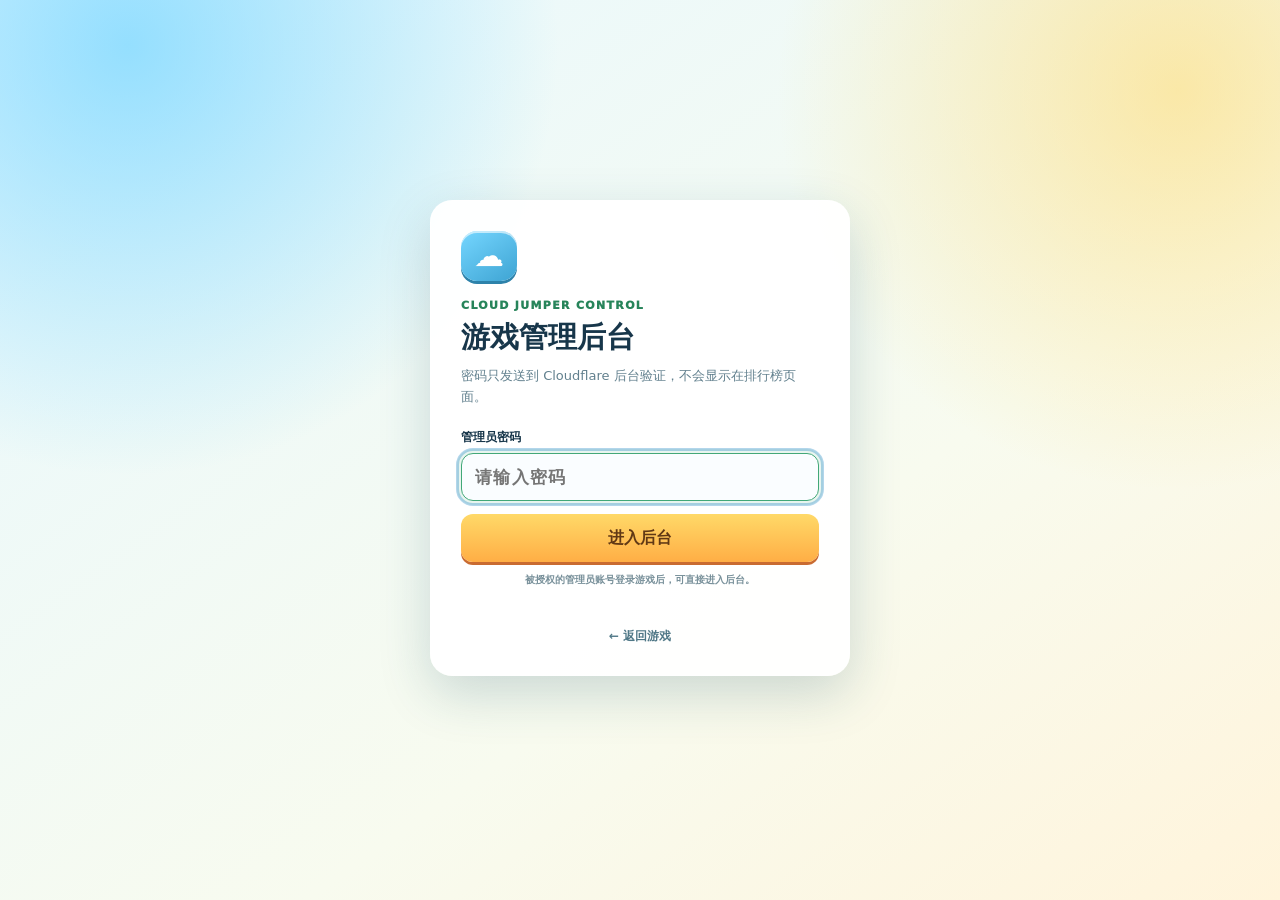
<file: admin/index.html>
<!doctype html>
<html lang="zh-CN">
  <head>
    <meta charset="utf-8" />
    <meta name="viewport" content="width=device-width,initial-scale=1,viewport-fit=cover" />
    <meta name="theme-color" content="#17364a" />
    <meta name="robots" content="noindex,nofollow" />
    <title>云朵小勇士｜管理后台</title>
    <link rel="icon" href="../favicon.svg" type="image/svg+xml" />
    <link rel="stylesheet" href="../admin.css?v=57" />
    <script src="../admin.js?v=57" defer></script>
  </head>
  <body>
    <main class="admin-shell">
      <section class="login-screen" id="loginScreen">
        <form class="login-card" id="loginForm">
          <div class="brand-icon" aria-hidden="true">☁</div>
          <p class="eyebrow">Cloud Jumper Control</p>
          <h1>游戏管理后台</h1>
          <p>密码只发送到 Cloudflare 后台验证，不会显示在排行榜页面。</p>
          <label for="passwordInput">管理员密码</label>
          <input id="passwordInput" type="password" inputmode="numeric" autocomplete="current-password" placeholder="请输入密码" required />
          <button type="submit" id="loginButton">进入后台</button>
          <button class="account-admin-login is-hidden" type="button" id="accountAdminLoginButton">使用当前游戏账号进入</button>
          <small id="accountAdminHint">被授权的管理员账号登录游戏后，可直接进入后台。</small>
          <small id="loginError" role="alert"></small>
          <a href="../">← 返回游戏</a>
        </form>
      </section>

      <section class="dashboard is-hidden" id="dashboard">
        <header class="topbar">
          <div>
            <p class="eyebrow">Cloud Jumper Control</p>
            <h1>游戏管理后台</h1>
            <p id="seasonText">正在读取赛季…</p>
          </div>
          <div class="top-actions">
            <span class="admin-identity-badge" id="adminIdentityBadge">最高管理员</span>
            <a href="../">打开游戏</a>
            <button type="button" id="logoutButton">退出后台</button>
          </div>
        </header>

        <section class="stats-grid" aria-label="玩家统计">
          <article><span>登记玩家</span><strong id="statTotal">0</strong></article>
          <article><span>已挑战</span><strong id="statChallenged">0</strong></article>
          <article><span>有通关记录</span><strong id="statPassed">0</strong></article>
          <article><span>待执行重置</span><strong id="statResets">0</strong></article>
          <article><span>已发金币礼物</span><strong id="statGifts">0</strong></article>
          <article><span>当前在线</span><strong id="statOnline">0</strong></article>
          <article><span>人物总数</span><strong id="statCharacters">14</strong></article>
          <article><span>兑换码数量</span><strong id="statRedeemCodes">0</strong></article>
          <article><span>网站状态</span><strong id="statSiteLock">开放</strong></article>
        </section>

        <nav class="admin-section-tabs" aria-label="后台功能" role="tablist">
          <button class="is-active" id="adminTabPlayers" type="button" data-admin-tab="players" role="tab" aria-selected="true" aria-controls="adminPanelPlayers">玩家管理</button>
          <button id="adminTabCharacters" type="button" data-admin-tab="characters" role="tab" aria-selected="false" aria-controls="adminPanelCharacters" tabindex="-1">人物管理</button>
          <button id="adminTabRedeemCodes" type="button" data-admin-tab="redeem-codes" role="tab" aria-selected="false" aria-controls="adminPanelRedeemCodes" tabindex="-1">兑换码管理</button>
          <button id="adminTabSiteControl" type="button" data-admin-tab="site-control" role="tab" aria-selected="false" aria-controls="adminPanelSiteControl" tabindex="-1">运营控制</button>
          <button id="adminTabRevive" type="button" data-admin-tab="revive" role="tab" aria-selected="false" aria-controls="adminPanelRevive" tabindex="-1">复活卡</button>
          <button id="adminTabRoles" type="button" data-admin-tab="roles" role="tab" aria-selected="false" aria-controls="adminPanelRoles" tabindex="-1">管理员</button>
          <button id="adminTabAi" type="button" data-admin-tab="ai" role="tab" aria-selected="false" aria-controls="adminPanelAi" tabindex="-1">AI 助手</button>
        </nav>

        <section class="manager-card" id="adminPanelPlayers" data-admin-panel="players" role="tabpanel" aria-labelledby="adminTabPlayers">
          <div class="manager-heading">
            <div>
              <h2>全部玩家</h2>
              <p>“删除并重置”会让该玩家下次连接时清除金币、人物和关卡进度。</p>
            </div>
            <div class="toolbar-actions">
              <button type="button" id="refreshButton">刷新</button>
              <button class="primary-admin-button" type="button" id="repairLeaderboardButton">修复玩家列表</button>
              <button type="button" id="exportButton">导出 CSV</button>
              <button class="danger-outline" type="button" id="clearButton">清空排行榜</button>
            </div>
          </div>

          <label class="search-box" for="searchInput">
            <span aria-hidden="true">⌕</span>
            <input id="searchInput" type="search" autocomplete="off" placeholder="搜索玩家名字或编号" />
            <b id="visibleCount">0 人</b>
          </label>

          <div class="status-line" id="adminStatus" role="status">准备就绪</div>

          <div class="table-wrap">
            <table>
              <thead>
                <tr>
                  <th>排名</th>
                  <th>玩家</th>
                  <th>成绩</th>
                  <th>上线状态</th>
                  <th>更新时间</th>
                  <th>管理操作</th>
                </tr>
              </thead>
              <tbody id="playerRows"></tbody>
            </table>
            <div class="empty-state is-hidden" id="emptyState">没有找到玩家</div>
          </div>
        </section>

        <section class="manager-card is-hidden" id="adminPanelCharacters" data-admin-panel="characters" role="tabpanel" aria-labelledby="adminTabCharacters" hidden>
          <div class="manager-heading">
            <div>
              <h2>人物管理</h2>
              <p>可修改所有人物属性；内置人物可下架或恢复默认，自建人物可永久删除。</p>
            </div>
            <div class="toolbar-actions">
              <button type="button" id="refreshCharactersButton">刷新人物</button>
              <button class="primary-admin-button" type="button" id="addCharacterButton">＋ 添加人物</button>
            </div>
          </div>

          <div class="status-line character-status" id="characterStatus" role="status">人物设置保存在 Cloudflare KV</div>

          <form class="character-editor is-hidden" id="characterForm">
            <div class="character-editor-heading">
              <div><small id="characterEditorKicker">新增人物</small><h3 id="characterEditorTitle">创建新人物</h3></div>
              <button type="button" id="cancelCharacterButton" aria-label="关闭人物编辑">×</button>
            </div>
            <input id="characterIdInput" type="hidden" />
            <input id="characterBuiltInInput" type="hidden" value="false" />

            <div class="character-form-grid">
              <label><span>人物名称</span><input id="characterNameInput" type="text" maxlength="16" required placeholder="例如：新人物" /></label>
              <label><span>人物标志</span><input id="characterBadgeInput" type="text" maxlength="4" required placeholder="一个字或图标" /></label>
              <label><span>主颜色</span><input id="characterColorInput" type="color" value="#58c88b" /></label>
              <label><span>正常售价</span><input id="characterCostInput" type="number" min="0" max="999999" step="1" value="499" required /></label>
              <label class="is-wide"><span>人物介绍</span><textarea id="characterTraitInput" maxlength="140" required placeholder="介绍人物的体力、跳跃和特殊能力"></textarea></label>
            </div>

            <details class="character-editor-section" open>
              <summary>能力属性 <small>跳跃、灵敏、体力和技能</small></summary>
              <div class="character-form-grid ability-grid">
                <label><span>灵敏度（0.72–1.60）</span><input id="characterAgilityInput" type="number" min="0.72" max="1.6" step="0.01" value="1" /></label>
                <label><span>跳跃力量（560–900）</span><input id="characterJumpPowerInput" type="number" min="560" max="900" step="1" value="680" /></label>
                <label><span>空中追加跳跃（0–3）</span><input id="characterAirJumpsInput" type="number" min="0" max="3" step="1" value="1" /></label>
                <label><span>后空翻圈数（0–3）</span><input id="characterFlipTurnsInput" type="number" min="0" max="3" step="1" value="0" /></label>
                <label><span>空翻时长（0–1.5）</span><input id="characterFlipDurationInput" type="number" min="0" max="1.5" step="0.01" value="0" /></label>
                <label><span>吸金币范围（0–180）</span><input id="characterMagnetInput" type="number" min="0" max="180" step="1" value="0" /></label>
                <label><span>每局撞石头次数（0–10）</span><input id="characterSmashInput" type="number" min="0" max="10" step="1" value="0" /></label>
                <label><span>冲刺倍率（1–1.60）</span><input id="characterSpeedBoostInput" type="number" min="1" max="1.6" step="0.01" value="1" /></label>
                <label><span>体力星级（1–5）</span><input id="characterStaminaStarsInput" type="number" min="1" max="5" step="1" value="1" /></label>
                <label><span>体力容量（50–220）</span><input id="characterStaminaCapacityInput" type="number" min="50" max="220" step="1" value="72" /></label>
                <label><span>站立回血速度（0–80）</span><input id="characterStaminaRecoveryInput" type="number" min="0" max="80" step="1" value="0" /></label>
                <label><span>重力倍率（0.65–1.20）</span><input id="characterGravityInput" type="number" min="0.65" max="1.2" step="0.01" value="1" /></label>
                <label><span>任意门次数（0–3）</span><input id="characterDoorInput" type="number" min="0" max="3" step="1" value="0" /></label>
              </div>
              <div class="character-check-grid">
                <label><input id="characterStoneImmuneInput" type="checkbox" /><span>石头免伤并撞碎</span></label>
                <label><input id="characterInstantTripleInput" type="checkbox" /><span>第三跳快速响应</span></label>
                <label><input id="characterSunInput" type="checkbox" /><span>每日洞穴太阳</span></label>
                <label><input id="characterFlairStepInput" type="checkbox" /><span>爆发跨步花式</span></label>
                <label><input id="characterFlairChopInput" type="checkbox" /><span>拉球切步花式</span></label>
              </div>
            </details>

            <details class="character-editor-section">
              <summary>上架与限时优惠 <small>留空代表长期有效</small></summary>
              <div class="character-form-grid">
                <label><span>开始上架</span><input id="characterAvailableFromInput" type="datetime-local" /></label>
                <label><span>结束上架</span><input id="characterAvailableUntilInput" type="datetime-local" /></label>
                <label><span>限时优惠价</span><input id="characterSalePriceInput" type="number" min="0" max="999999" step="1" placeholder="不优惠就留空" /></label>
                <label><span>优惠开始</span><input id="characterSaleStartInput" type="datetime-local" /></label>
                <label><span>优惠结束</span><input id="characterSaleEndInput" type="datetime-local" /></label>
              </div>
            </details>

            <div class="character-check-grid character-publish-options">
              <label><input id="characterActiveInput" type="checkbox" checked /><span>现在上架</span></label>
              <label><input id="characterNewInput" type="checkbox" checked /><span>显示金色新人物边框</span></label>
              <label><input id="characterRewardOnlyInput" type="checkbox" /><span>奖励专属，不能购买</span></label>
            </div>

            <div class="character-editor-actions">
              <button class="save-character-button" id="saveCharacterButton" type="submit">保存人物设置</button>
              <button class="danger-outline is-hidden" id="deleteCharacterButton" type="button">永久删除人物</button>
              <button id="resetCharacterButton" class="is-hidden" type="button">恢复内置默认</button>
            </div>
            <p class="character-editor-note">已购买人物不会因为限时结束而消失；下架后，已拥有的玩家仍可继续使用。</p>
          </form>

          <div class="admin-character-grid" id="adminCharacterGrid" aria-label="全部人物"></div>
          <div class="empty-state is-hidden" id="characterEmptyState">还没有人物</div>
        </section>

        <section class="manager-card is-hidden" id="adminPanelRedeemCodes" data-admin-panel="redeem-codes" role="tabpanel" aria-labelledby="adminTabRedeemCodes" hidden>
          <div class="manager-heading">
            <div>
              <h2>兑换码管理</h2>
              <p>可添加金币或人物奖励，设置开放时间与截止时间；每个账号对同一兑换码只能领取一次。</p>
            </div>
            <div class="toolbar-actions">
              <button type="button" id="refreshRedeemCodesButton">刷新兑换码</button>
              <button class="primary-admin-button" type="button" id="addRedeemCodeButton">＋ 添加兑换码</button>
            </div>
          </div>

          <div class="status-line redeem-code-status" id="redeemCodeAdminStatus" role="status">兑换码设置保存在 Cloudflare KV</div>

          <form class="character-editor redeem-code-editor is-hidden" id="redeemCodeForm">
            <div class="character-editor-heading">
              <div><small>兑换码设置</small><h3 id="redeemCodeEditorTitle">创建兑换码</h3></div>
              <button type="button" id="cancelRedeemCodeButton" aria-label="关闭兑换码编辑">×</button>
            </div>
            <input id="redeemCodeOriginalInput" type="hidden" />
            <div class="character-form-grid">
              <label><span>兑换码</span><input id="redeemCodeValueInput" type="text" minlength="3" maxlength="24" pattern="[A-Za-z0-9][A-Za-z0-9_-]{2,23}" autocomplete="off" required placeholder="例如 SUMMER2026" /></label>
              <label><span>奖励名称</span><input id="redeemCodeLabelInput" type="text" maxlength="32" required placeholder="例如 夏日礼物" /></label>
              <label><span>奖励金币（0–10000）</span><input id="redeemCodeCoinsInput" type="number" min="0" max="10000" step="1" value="200" /></label>
              <label><span>赠送人物（可留空）</span><input id="redeemCodeCharacterInput" type="text" maxlength="56" list="redeemCharacterOptions" placeholder="选择或填写人物编号" /></label>
              <label><span>开始时间（可留空）</span><input id="redeemCodeStartsInput" type="datetime-local" /></label>
              <label><span>截止时间（可留空）</span><input id="redeemCodeExpiresInput" type="datetime-local" /></label>
            </div>
            <datalist id="redeemCharacterOptions"></datalist>
            <div class="character-check-grid character-publish-options">
              <label><input id="redeemCodeActiveInput" type="checkbox" checked /><span>立即启用</span></label>
            </div>
            <div class="character-editor-actions">
              <button class="save-character-button" id="saveRedeemCodeButton" type="submit">保存兑换码</button>
              <button class="danger-outline is-hidden" id="deleteRedeemCodeButton" type="button">删除兑换码</button>
            </div>
            <p class="character-editor-note">删除后将立即停止兑换；已经领取的奖励不会被收回。修改已有兑换码不会让领取过的账号再次领取。</p>
          </form>

          <div class="admin-redeem-code-grid" id="adminRedeemCodeGrid" aria-label="全部兑换码"></div>
          <div class="empty-state is-hidden" id="redeemCodeEmptyState">还没有兑换码</div>
        </section>

        <section class="manager-card site-control-panel is-hidden" id="adminPanelSiteControl" data-admin-panel="site-control" role="tabpanel" aria-labelledby="adminTabSiteControl" hidden>
          <div class="manager-heading">
            <div>
              <h2>网站封锁与限量活动</h2>
              <p>可立即或定时关闭玩家端；后台始终可以进入并解除封锁。</p>
            </div>
            <div class="toolbar-actions">
              <button type="button" id="refreshSiteControlButton">刷新状态</button>
            </div>
          </div>

          <div class="status-line site-control-status" id="siteControlStatus" role="status">正在读取网站状态…</div>

          <div class="site-control-grid">
            <article class="site-control-live-card is-open" id="siteControlStatusCard">
              <div class="site-control-membrane-preview" aria-hidden="true"><i></i><i></i></div>
              <div class="site-control-live-copy">
                <span class="site-control-badge" id="siteControlBadge"><i></i>正常开放</span>
                <h3 id="siteControlTitle">玩家可以正常进入</h3>
                <p id="siteControlSummary">闯关、商店、排行、聊天和好友对战均可使用。</p>
                <strong id="siteControlCountdown">无需倒计时</strong>
                <small id="siteControlWindow">未设置下一次封锁</small>
              </div>
            </article>

            <form class="site-lock-form" id="siteLockForm">
              <div class="site-lock-form-heading">
                <span class="site-lock-form-icon" aria-hidden="true">◈</span>
                <div><small>封锁设置</small><h3>临时关闭玩家端</h3></div>
              </div>

              <label class="is-wide"><span>给玩家看的说明</span><textarea id="siteLockReasonInput" maxlength="90" placeholder="例如：云端正在维护，预计很快恢复。">云端正在进行临时维护，请稍后回来。</textarea></label>

              <div class="site-lock-time-grid">
                <label><span>开始时间</span><input id="siteLockStartInput" type="datetime-local" /><small>留空代表立即开始</small></label>
                <label><span>结束时间</span><input id="siteLockEndInput" type="datetime-local" required /><small>最长可设置 30 天</small></label>
              </div>

              <div class="site-lock-quick-row" aria-label="快速设置封锁时长">
                <span>快速时长</span>
                <button type="button" data-lock-duration="15">15 分钟</button>
                <button type="button" data-lock-duration="30">30 分钟</button>
                <button type="button" data-lock-duration="60">1 小时</button>
                <button type="button" data-lock-duration="180">3 小时</button>
                <button type="button" data-lock-duration="720">12 小时</button>
              </div>

              <div class="site-lock-actions">
                <button class="activate-site-lock-button" id="activateSiteLockButton" type="submit">开启或预约封锁</button>
                <button class="unlock-site-button" id="unlockSiteButton" type="button">立即解除封锁</button>
              </div>
              <p>封锁开启后，玩家页面会出现流动透明膜与恢复倒计时；正在进行的闯关会立即暂停。</p>
            </form>
          </div>

          <article class="yuanyuan-admin-card">
            <div class="yuanyuan-admin-avatar" aria-hidden="true">元</div>
            <div class="yuanyuan-admin-copy">
              <small>限量人物活动</small>
              <h3>元元 · 全球限量 3 份</h3>
              <p>999 金币 · 满星耐力 · 稳定二连跳 · 每局撞碎 5 块石头</p>
            </div>
            <div class="yuanyuan-admin-stat">
              <small id="yuanyuanDropStatus">等待开售</small>
              <strong id="yuanyuanDropRemaining">剩余 3 / 3</strong>
              <span id="yuanyuanDropRelease">7 月 27 日 10:00</span>
            </div>
            <div class="yuanyuan-buyer-list" id="yuanyuanBuyerList">
              <span>还没有抢购记录</span>
            </div>
          </article>
        </section>

        <section class="manager-card revive-admin-panel is-hidden" id="adminPanelRevive" data-admin-panel="revive" role="tabpanel" aria-labelledby="adminTabRevive" hidden>
          <div class="manager-heading">
            <div>
              <h2>复活卡管理</h2>
              <p>统一控制持有上限、每日次数、商店价格、限时组合、答题奖励和死亡购买价格。</p>
            </div>
            <div class="toolbar-actions">
              <button type="button" id="refreshReviveSettingsButton">刷新设置</button>
              <button class="danger-outline" type="button" id="resetReviveSettingsButton">恢复默认</button>
            </div>
          </div>

          <div class="status-line revive-admin-status" id="reviveAdminStatus" role="status">正在读取复活卡设置…</div>

          <div class="revive-admin-summary">
            <span class="revive-admin-symbol" aria-hidden="true">✚</span>
            <div><small>玩家端状态</small><strong id="reviveAdminLiveTitle">复活卡正常开放</strong><p id="reviveAdminLiveSummary">最多持有 3 张 · 每天最多使用 3 张</p></div>
            <div class="revive-admin-quiz-stat"><small>每日题库</small><strong id="reviveAdminQuizCount">30 天 · 90 题</strong><a id="reviveAdminSourceLink" href="https://www.jw.org/cmn-hans/多媒体图书馆/书籍/儿童学圣经/" target="_blank" rel="noopener noreferrer">查看 JW.ORG 官方资料 ↗</a></div>
          </div>

          <form class="revive-settings-form" id="reviveSettingsForm">
            <section class="revive-settings-section">
              <div class="revive-settings-heading"><span>01</span><div><h3>基础规则</h3><p>玩家持有数量和每天可使用次数。</p></div></div>
              <div class="revive-settings-switches">
                <label><input id="reviveEnabledInput" type="checkbox" checked /><span><b>启用复活卡</b><small>关闭后商店、答题与死亡复活全部暂停</small></span></label>
                <label><input id="reviveQuizEnabledInput" type="checkbox" checked /><span><b>启用每日答题</b><small>答对全部 3 题后发放奖励</small></span></label>
              </div>
              <div class="revive-settings-grid">
                <label><span>最多持有</span><input id="reviveMaxInventoryInput" type="number" min="1" max="20" step="1" value="3" /><small>张</small></label>
                <label><span>每天最多使用</span><input id="reviveDailyUseLimitInput" type="number" min="1" max="20" step="1" value="3" /><small>次</small></label>
                <label><span>每日答题奖励</span><input id="reviveQuizRewardInput" type="number" min="1" max="20" step="1" value="1" /><small>张</small></label>
                <label><span>复活后生命</span><input id="reviveHealthPercentInput" type="number" min="25" max="100" step="1" value="100" /><small>%</small></label>
              </div>
            </section>

            <section class="revive-settings-section">
              <div class="revive-settings-heading"><span>02</span><div><h3>商店与限时组合</h3><p>组合结束后，玩家仍可按单张价格购买。</p></div></div>
              <div class="revive-settings-switches is-single">
                <label><input id="reviveBundleEnabledInput" type="checkbox" checked /><span><b>启用限时组合</b><small>关闭后立即隐藏组合购买入口</small></span></label>
              </div>
              <div class="revive-settings-grid">
                <label><span>单张价格</span><input id="reviveSinglePriceInput" type="number" min="0" max="999999" step="1" value="599" /><small>金币</small></label>
                <label><span>组合数量</span><input id="reviveBundleQuantityInput" type="number" min="1" max="20" step="1" value="3" /><small>张</small></label>
                <label><span>组合价格</span><input id="reviveBundlePriceInput" type="number" min="0" max="999999" step="1" value="1099" /><small>金币</small></label>
                <label><span>优惠截止时间</span><input id="reviveBundleEndsInput" type="datetime-local" /><small>本地时间</small></label>
              </div>
            </section>

            <section class="revive-settings-section">
              <div class="revive-settings-heading"><span>03</span><div><h3>生命耗尽时立即购买</h3><p>按当前关卡自动使用对应价格。</p></div></div>
              <div class="revive-tier-grid">
                <label><span>低级关卡截止</span><input id="reviveLowMaxLevelInput" type="number" min="1" max="19" step="1" value="10" /><small>1–该关</small></label>
                <label><span>低级价格</span><input id="reviveEmergencyLowPriceInput" type="number" min="0" max="999999" step="1" value="899" /><small>金币</small></label>
                <label><span>中级关卡截止</span><input id="reviveMidMaxLevelInput" type="number" min="2" max="20" step="1" value="15" /><small>下一关–该关</small></label>
                <label><span>中级价格</span><input id="reviveEmergencyMidPriceInput" type="number" min="0" max="999999" step="1" value="999" /><small>金币</small></label>
                <label><span>高级价格</span><input id="reviveEmergencyHighPriceInput" type="number" min="0" max="999999" step="1" value="1099" /><small>其余关卡</small></label>
              </div>
            </section>

            <div class="revive-settings-actions">
              <button class="primary-admin-button" id="saveReviveSettingsButton" type="submit">保存复活卡设置</button>
              <p>保存后，玩家下次打开商店或生命耗尽时立即读取新规则。</p>
            </div>
          </form>
        </section>

        <section class="manager-card is-hidden" id="adminPanelRoles" data-admin-panel="roles" role="tabpanel" aria-labelledby="adminTabRoles" hidden>
          <div class="manager-heading">
            <div>
              <h2>账号管理员</h2>
              <p>授权后，该玩家登录游戏账号再打开后台即可直接进入；管理员聊天消息会显示金色标签。</p>
            </div>
            <div class="toolbar-actions">
              <button type="button" id="refreshAdminRolesButton">刷新账号</button>
            </div>
          </div>
          <div class="admin-role-note">
            <strong id="adminRoleIdentity">当前：最高管理员</strong>
            <span>最高管理员密码始终保留；普通管理员不能取消自己的权限。</span>
          </div>
          <label class="search-box" for="adminRoleSearchInput">
            <span aria-hidden="true">⌕</span>
            <input id="adminRoleSearchInput" type="search" autocomplete="off" placeholder="搜索玩家名称或编号" />
            <b id="adminRoleCount">0 人</b>
          </label>
          <div class="status-line" id="adminRoleStatus" role="status">正在读取管理员名单…</div>
          <div class="admin-role-list" id="adminRoleList"></div>
          <div class="empty-state is-hidden" id="adminRoleEmptyState">没有找到账号</div>
        </section>

        <section class="manager-card admin-ai-panel is-hidden" id="adminPanelAi" data-admin-panel="ai" role="tabpanel" aria-labelledby="adminTabAi" hidden>
          <div class="manager-heading">
            <div>
              <h2>Gemini 管理助手</h2>
              <p>可咨询游戏运营、关卡、人物、服务器或日常问题；对话只保留在当前页面，不会写入玩家聊天记录。</p>
            </div>
            <div class="toolbar-actions">
              <span class="admin-ai-model" id="adminAiModel">正在检查 Gemini…</span>
              <button type="button" id="clearAdminAiButton">清空对话</button>
            </div>
          </div>
          <div class="status-line" id="adminAiStatus" role="status">准备就绪</div>
          <div class="admin-ai-conversation" id="adminAiConversation" aria-live="polite">
            <article class="is-model"><span>Gemini</span><p>你好，我在这里。你可以问我游戏运营、功能设计或后台使用问题。</p></article>
          </div>
          <form class="admin-ai-form" id="adminAiForm">
            <textarea id="adminAiInput" maxlength="1200" rows="3" placeholder="输入要问 Gemini 的内容…" required></textarea>
            <button class="primary-admin-button" id="sendAdminAiButton" type="submit">发送</button>
          </form>
          <small class="admin-ai-note">AI 不会自动修改金币、玩家或后台设置；需要操作时仍由你点击确认。</small>
        </section>
      </section>
    </main>
  </body>
</html>
</file>
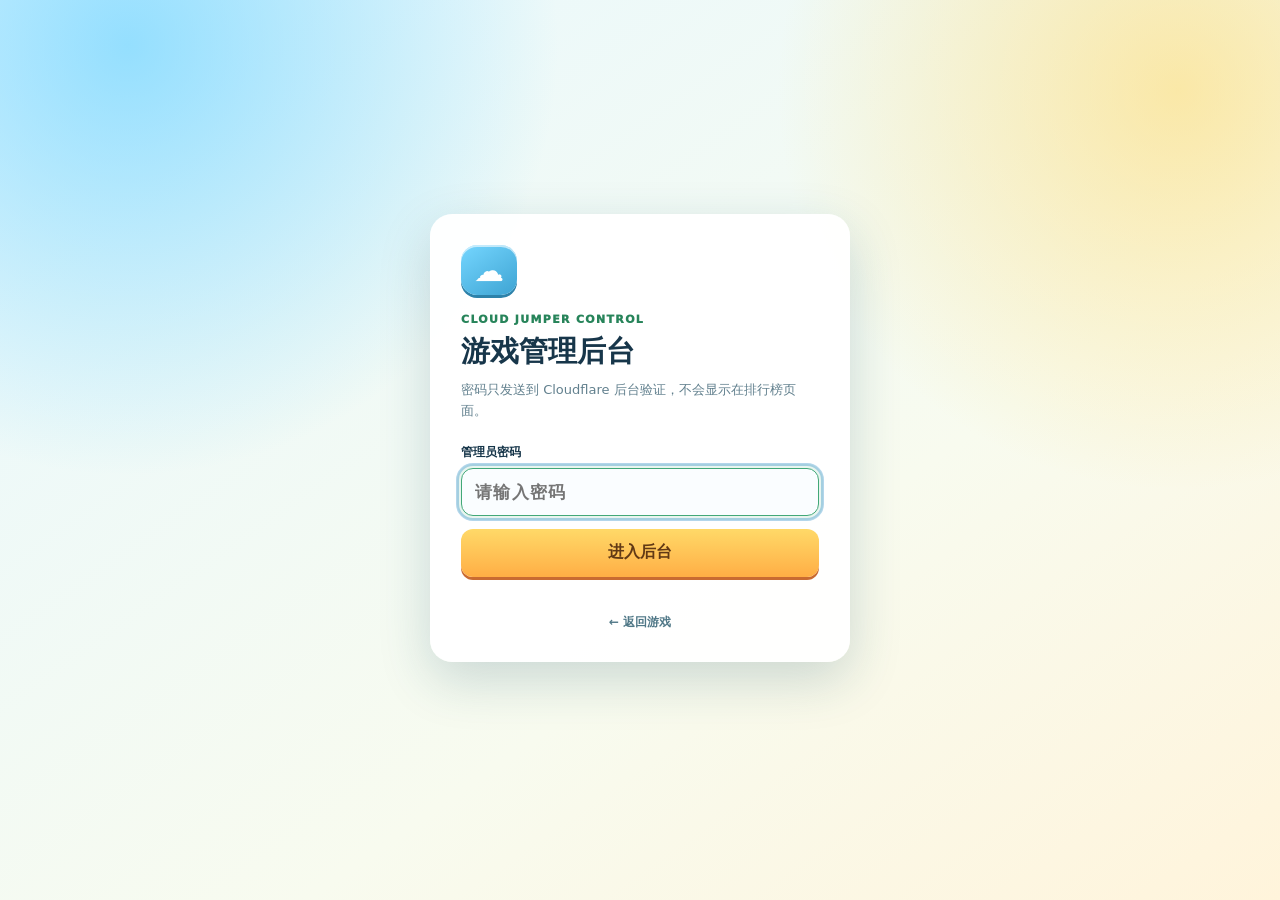
<file: admin.html>
<!doctype html>
<html lang="zh-CN">
  <head>
    <meta charset="utf-8" />
    <meta name="viewport" content="width=device-width,initial-scale=1,viewport-fit=cover" />
    <meta name="theme-color" content="#17364a" />
    <meta name="robots" content="noindex,nofollow" />
    <title>云朵小勇士｜管理后台</title>
    <link rel="icon" href="./favicon.svg" type="image/svg+xml" />
    <link rel="stylesheet" href="./admin.css?v=36" />
    <script src="./admin.js?v=36" defer></script>
  </head>
  <body>
    <main class="admin-shell">
      <section class="login-screen" id="loginScreen">
        <form class="login-card" id="loginForm">
          <div class="brand-icon" aria-hidden="true">☁</div>
          <p class="eyebrow">Cloud Jumper Control</p>
          <h1>游戏管理后台</h1>
          <p>密码只发送到 Cloudflare 后台验证，不会显示在排行榜页面。</p>
          <label for="passwordInput">管理员密码</label>
          <input id="passwordInput" type="password" inputmode="numeric" autocomplete="current-password" placeholder="请输入密码" required />
          <button type="submit" id="loginButton">进入后台</button>
          <small id="loginError" role="alert"></small>
          <a href="./">← 返回游戏</a>
        </form>
      </section>

      <section class="dashboard is-hidden" id="dashboard">
        <header class="topbar">
          <div>
            <p class="eyebrow">Cloud Jumper Control</p>
            <h1>玩家管理后台</h1>
            <p id="seasonText">正在读取赛季…</p>
          </div>
          <div class="top-actions">
            <a href="./">打开游戏</a>
            <button type="button" id="logoutButton">退出后台</button>
          </div>
        </header>

        <section class="stats-grid" aria-label="玩家统计">
          <article><span>登记玩家</span><strong id="statTotal">0</strong></article>
          <article><span>已挑战</span><strong id="statChallenged">0</strong></article>
          <article><span>有通关记录</span><strong id="statPassed">0</strong></article>
          <article><span>待执行重置</span><strong id="statResets">0</strong></article>
          <article><span>已发金币礼物</span><strong id="statGifts">0</strong></article>
        </section>

        <section class="manager-card">
          <div class="manager-heading">
            <div>
              <h2>全部玩家</h2>
              <p>“删除并重置”会让该玩家下次连接时清除金币、人物和关卡进度。</p>
            </div>
            <div class="toolbar-actions">
              <button type="button" id="refreshButton">刷新</button>
              <button type="button" id="exportButton">导出 CSV</button>
              <button class="danger-outline" type="button" id="clearButton">清空排行榜</button>
            </div>
          </div>

          <label class="search-box" for="searchInput">
            <span aria-hidden="true">⌕</span>
            <input id="searchInput" type="search" autocomplete="off" placeholder="搜索玩家名字或编号" />
            <b id="visibleCount">0 人</b>
          </label>

          <div class="status-line" id="adminStatus" role="status">准备就绪</div>

          <div class="table-wrap">
            <table>
              <thead>
                <tr>
                  <th>排名</th>
                  <th>玩家</th>
                  <th>成绩</th>
                  <th>更新时间</th>
                  <th>管理操作</th>
                </tr>
              </thead>
              <tbody id="playerRows"></tbody>
            </table>
            <div class="empty-state is-hidden" id="emptyState">没有找到玩家</div>
          </div>
        </section>
      </section>
    </main>
  </body>
</html>
</file>
<file: admin.css>
:root {
  color-scheme: light;
  --ink: #17364a;
  --soft: #62808e;
  --line: #d5e3e8;
  --sky: #e9f7fb;
  --green: #39a86f;
  --orange: #ef8b3e;
  --red: #d94f58;
}

* { box-sizing: border-box; }

html, body { min-height: 100%; margin: 0; }

body {
  background:
    radial-gradient(circle at 10% 5%, rgba(116,213,255,.72), transparent 30%),
    radial-gradient(circle at 92% 10%, rgba(255,215,99,.52), transparent 28%),
    linear-gradient(145deg, #e7f8ff, #f8fbef 62%, #fff4db);
  color: var(--ink);
  font-family: "Avenir Next", "PingFang SC", "Microsoft YaHei", system-ui, sans-serif;
  -webkit-font-smoothing: antialiased;
}

button, input { font: inherit; }
button, a { -webkit-tap-highlight-color: transparent; }

.admin-shell { width: min(1180px, calc(100% - 28px)); margin: 0 auto; padding: 28px 0 54px; }
.is-hidden { display: none !important; }

.login-screen { min-height: calc(100dvh - 82px); display: grid; place-items: center; }
.login-card {
  width: min(430px, 100%);
  padding: 34px;
  border: 2px solid rgba(255,255,255,.88);
  border-radius: 28px;
  background: rgba(255,255,255,.94);
  box-shadow: 0 12px 0 rgba(23,54,74,.1), 0 30px 80px rgba(33,105,137,.2);
}
.brand-icon { display: grid; place-items: center; width: 62px; height: 54px; border-radius: 20px; background: linear-gradient(145deg,#75d6ff,#3ea4d3); color: #fff; font-size: 30px; box-shadow: inset 0 2px 0 #fff9, 0 6px 0 #2d82aa; }
.eyebrow { margin: 18px 0 4px; color: #27845a; font-size: 11px; font-weight: 950; letter-spacing: .12em; text-transform: uppercase; }
.login-card h1 { margin: 6px 0 8px; font-size: 32px; }
.login-card > p:not(.eyebrow) { margin: 0 0 22px; color: var(--soft); font-size: 13px; line-height: 1.6; }
.login-card label { display: block; margin-bottom: 7px; font-size: 12px; font-weight: 900; }
.login-card input { width: 100%; height: 50px; padding: 10px 13px; border: 2px solid #c7dce2; border-radius: 14px; outline: none; background: #fafdff; color: var(--ink); font-size: 17px; font-weight: 850; letter-spacing: .08em; }
.login-card input:focus { border-color: #42a878; box-shadow: 0 0 0 4px #42a8781f; }
.login-card button { width: 100%; min-height: 50px; margin-top: 13px; border: 0; border-radius: 14px; background: linear-gradient(#ffd968,#ffae45); box-shadow: 0 6px 0 #c96b31; color: #613915; font-weight: 950; cursor: pointer; }
.login-card small { display: block; min-height: 18px; margin-top: 11px; color: var(--red); font-size: 11px; font-weight: 800; text-align: center; }
.login-card a { display: block; margin-top: 8px; color: #507887; font-size: 12px; font-weight: 800; text-align: center; text-decoration: none; }

.topbar { display: flex; align-items: flex-end; justify-content: space-between; gap: 20px; margin-bottom: 22px; padding: 8px 3px; }
.topbar .eyebrow { margin-top: 0; }
.topbar h1 { margin: 3px 0 5px; font-size: clamp(29px,5vw,44px); letter-spacing: -.04em; }
.topbar p:last-child { margin: 0; color: var(--soft); font-size: 12px; font-weight: 750; }
.top-actions { display: flex; gap: 9px; }
.top-actions a, .top-actions button, .toolbar-actions button { min-height: 39px; padding: 8px 13px; border: 1px solid #bed4dc; border-radius: 11px; background: #fff; color: #315d6c; font-size: 11px; font-weight: 900; text-decoration: none; cursor: pointer; }

.stats-grid { display: grid; grid-template-columns: repeat(5,1fr); gap: 12px; margin-bottom: 16px; }
.stats-grid article { min-height: 105px; padding: 16px; border: 1px solid rgba(191,214,222,.9); border-radius: 18px; background: rgba(255,255,255,.88); box-shadow: 0 5px 0 rgba(23,54,74,.08); }
.stats-grid span { display: block; color: var(--soft); font-size: 11px; font-weight: 800; }
.stats-grid strong { display: block; margin-top: 10px; color: var(--ink); font-size: 31px; line-height: 1; }

.manager-card { padding: 20px; border: 1px solid #c8dce3; border-radius: 22px; background: rgba(255,255,255,.94); box-shadow: 0 9px 0 rgba(23,54,74,.09), 0 24px 60px rgba(34,91,117,.12); }
.manager-heading { display: flex; align-items: center; justify-content: space-between; gap: 18px; }
.manager-heading h2 { margin: 0 0 4px; font-size: 24px; }
.manager-heading p { margin: 0; color: var(--soft); font-size: 11px; line-height: 1.5; }
.toolbar-actions { display: flex; flex-wrap: wrap; justify-content: flex-end; gap: 7px; }
.toolbar-actions .danger-outline { border-color: #efb0b3; color: #b53c45; }

.search-box { display: grid; grid-template-columns: auto 1fr auto; align-items: center; gap: 9px; margin: 18px 0 9px; padding: 0 12px; border: 1px solid #c5dbe2; border-radius: 13px; background: #f8fcfd; }
.search-box span { color: #5b8190; font-size: 22px; }
.search-box input { width: 100%; height: 43px; border: 0; outline: 0; background: transparent; color: var(--ink); font-size: 13px; font-weight: 750; }
.search-box b { color: #5b7c89; font-size: 10px; white-space: nowrap; }
.status-line { min-height: 20px; margin-bottom: 6px; color: #3a8061; font-size: 11px; font-weight: 850; }
.status-line.is-error { color: var(--red); }

.table-wrap { overflow-x: auto; border: 1px solid var(--line); border-radius: 15px; }
table { width: 100%; min-width: 850px; border-collapse: collapse; text-align: left; }
th { padding: 10px 12px; background: #edf6f8; color: #53717e; font-size: 10px; letter-spacing: .04em; }
td { padding: 11px 12px; border-top: 1px solid #e3ecef; color: #496875; font-size: 11px; font-weight: 750; vertical-align: middle; }
tbody tr:hover { background: #fbfdf5; }
.rank { width: 44px; color: #b06a25; font-size: 14px; font-weight: 950; }
.player-cell strong, .player-cell small { display: block; }
.player-cell strong { color: var(--ink); font-size: 12px; }
.player-cell small { margin-top: 3px; color: #89a0a8; font-size: 8px; font-family: ui-monospace, SFMono-Regular, Menlo, monospace; }
.result-cell strong { color: #d86e34; }
.row-actions { display: flex; flex-wrap: wrap; gap: 5px; }
.row-actions button { min-height: 31px; padding: 5px 8px; border: 1px solid #bfd5dd; border-radius: 8px; background: #fff; color: #3d6978; font-size: 9px; font-weight: 900; cursor: pointer; }
.row-actions .gift { border-color: #a7dbb9; color: #258356; }
.row-actions .set { border-color: #9dc8e5; color: #246f9d; }
.row-actions .delete { border-color: #efc88d; color: #a76122; }
.row-actions .reset { border-color: #ecaeb2; background: #fff7f7; color: #b63b45; }
.empty-state { padding: 44px; color: var(--soft); font-size: 13px; font-weight: 850; text-align: center; }

@media (max-width: 860px) {
  .stats-grid { grid-template-columns: repeat(2,1fr); }
  .stats-grid article:last-child { grid-column: 1 / -1; }
  .manager-heading, .topbar { align-items: stretch; flex-direction: column; }
  .toolbar-actions, .top-actions { justify-content: flex-start; }
}

@media (max-width: 520px) {
  .admin-shell { width: min(100% - 18px, 1180px); padding-top: 12px; }
  .login-card { padding: 25px 20px; border-radius: 23px; }
  .stats-grid { gap: 8px; }
  .stats-grid article { min-height: 88px; padding: 13px; }
  .stats-grid strong { font-size: 26px; }
  .manager-card { padding: 13px; }
  .toolbar-actions button { flex: 1 1 auto; }
}

/* v38 — clear and responsive control panel */
:root {
  --admin-ink: #18384a;
  --admin-muted: #657f8a;
  --admin-line: rgba(45, 85, 99, .16);
  --admin-surface: rgba(255, 255, 255, .96);
  --admin-focus: rgba(39, 139, 198, .35);
}

button:focus-visible,
input:focus-visible,
a:focus-visible {
  outline: 3px solid var(--admin-focus);
  outline-offset: 2px;
}

button:disabled { cursor: wait; opacity: .55; }

.admin-shell { width: min(1200px, calc(100% - 32px)); padding: 24px 0 48px; }
.login-screen { min-height: calc(100dvh - 72px); }
.login-card {
  width: min(420px, 100%);
  padding: 30px;
  border: 1px solid rgba(255,255,255,.9);
  border-radius: 22px;
  box-shadow: 0 18px 52px rgba(27, 79, 102, .2);
}
.brand-icon { width: 56px; height: 50px; border-radius: 16px; box-shadow: inset 0 2px 0 #fff9, 0 3px 0 #2d82aa; }
.login-card h1 { font-size: 29px; }
.login-card > p:not(.eyebrow) { font-size: 13px; }
.login-card input { height: 48px; border-width: 1px; border-radius: 12px; }
.login-card button { min-height: 48px; border-radius: 12px; box-shadow: 0 3px 0 #c96b31; }

.topbar { align-items: center; margin-bottom: 16px; }
.topbar h1 { font-size: clamp(28px, 4vw, 40px); }
.top-actions a,
.top-actions button,
.toolbar-actions button { min-height: 44px; padding: 9px 13px; border: 1px solid var(--admin-line); border-radius: 10px; font-size: 12px; }

.stats-grid { gap: 9px; margin-bottom: 12px; }
.stats-grid article {
  min-height: 92px;
  padding: 14px;
  border: 1px solid var(--admin-line);
  border-radius: 15px;
  background: var(--admin-surface);
  box-shadow: none;
}
.stats-grid span { font-size: 12px; }
.stats-grid strong { margin-top: 8px; font-size: 29px; }

.manager-card {
  padding: 18px;
  border: 1px solid var(--admin-line);
  border-radius: 18px;
  background: var(--admin-surface);
  box-shadow: 0 12px 36px rgba(31, 81, 103, .12);
}
.manager-heading h2 { font-size: 23px; }
.manager-heading p { font-size: 12px; }
.search-box { margin: 14px 0 8px; border: 1px solid var(--admin-line); border-radius: 11px; }
.search-box input { height: 44px; font-size: 13px; }
.search-box b,
.status-line { font-size: 11px; }
.table-wrap { border: 1px solid var(--admin-line); border-radius: 13px; }
th { padding: 11px 12px; font-size: 11px; }
td { padding: 11px 12px; font-size: 11px; }
.player-cell strong { font-size: 13px; }
.player-cell small { font-size: 9px; }
.row-actions button { min-height: 36px; padding: 7px 9px; border-radius: 8px; font-size: 10px; }

@media (max-width: 860px) {
  .admin-shell { width: min(100% - 20px, 1200px); padding-top: 14px; }
  .topbar { gap: 10px; }
  .stats-grid { grid-template-columns: repeat(3, minmax(0, 1fr)); }
  .stats-grid article:last-child { grid-column: auto; }
  .manager-heading { align-items: flex-start; }
  .toolbar-actions { width: 100%; justify-content: stretch; }
  .toolbar-actions button { flex: 1 1 130px; }
}

@media (max-width: 560px) {
  .admin-shell { width: min(100% - 12px, 1200px); padding-top: 8px; }
  .login-card { padding: 22px 18px; border-radius: 18px; }
  .topbar h1 { font-size: 28px; }
  .top-actions { display: grid; grid-template-columns: 1fr 1fr; }
  .top-actions a,
  .top-actions button { display: grid; place-items: center; text-align: center; }
  .stats-grid { grid-template-columns: repeat(2, minmax(0, 1fr)); gap: 6px; }
  .stats-grid article { min-height: 80px; padding: 11px; }
  .stats-grid article:last-child { grid-column: 1 / -1; }
  .stats-grid strong { font-size: 25px; }
  .manager-card { padding: 11px; border-radius: 15px; }
  .manager-heading { gap: 12px; }
  .toolbar-actions { display: grid; grid-template-columns: 1fr 1fr; }
  .toolbar-actions .danger-outline { grid-column: 1 / -1; }
  table { min-width: 760px; }
}

@media (prefers-reduced-motion: reduce) {
  *,
  *::before,
  *::after { scroll-behavior: auto !important; transition-duration: .01ms !important; }
}

/* v45 — 玩家、人物与兑换码管理后台 */
button,
input,
textarea { font-family: inherit; }

.stats-grid { grid-template-columns: repeat(7, minmax(0, 1fr)); }

.admin-section-tabs {
  display: grid;
  grid-template-columns: repeat(3, minmax(0, 1fr));
  gap: 5px;
  margin: 0 0 12px;
  padding: 5px;
  border: 1px solid var(--admin-line);
  border-radius: 14px;
  background: rgba(237, 245, 243, .94);
}

.admin-section-tabs button {
  min-height: 46px;
  border: 1px solid transparent;
  border-radius: 10px;
  background: transparent;
  color: #5f7882;
  font-size: 12px;
  font-weight: 950;
  cursor: pointer;
}

.admin-section-tabs button.is-active {
  border-color: rgba(187, 108, 31, .25);
  background: linear-gradient(180deg, #ffe17a, #ffb747);
  box-shadow: 0 2px 0 #c97a2e;
  color: #684018;
}

.primary-admin-button,
.save-character-button {
  border-color: #58b985 !important;
  background: #eaf9f0 !important;
  color: #23764f !important;
}

.character-status { margin: 14px 2px 8px; }

.admin-character-grid {
  display: grid;
  grid-template-columns: repeat(3, minmax(0, 1fr));
  gap: 10px;
  margin-top: 12px;
}

.admin-character-card {
  display: flex;
  min-width: 0;
  min-height: 260px;
  flex-direction: column;
  gap: 9px;
  padding: 12px;
  border: 1px solid var(--admin-line);
  border-radius: 15px;
  background: #f9fcfb;
  box-shadow: 0 2px 0 rgba(31, 73, 86, .08);
}

.admin-character-card.is-sale { border-color: #e3b44e; background: #fffaf0; }
.admin-character-card.is-offline { background: #f2f5f4; opacity: .76; }
.admin-character-card.is-reward { border-color: #e3bd59; background: linear-gradient(145deg, #fff9e4, #f7fbff); }
.admin-character-card.is-scheduled { border-color: #88bdd7; background: #f2faff; }

.admin-character-hero {
  display: grid;
  grid-template-columns: 46px minmax(0, 1fr);
  gap: 9px;
  align-items: center;
}

.admin-character-avatar {
  display: grid;
  width: 46px;
  height: 46px;
  place-items: center;
  border: 1px solid rgba(26, 57, 71, .14);
  border-radius: 14px;
  background: linear-gradient(145deg, color-mix(in srgb, var(--character-color) 72%, white), var(--character-color));
  color: #17364a;
  font-size: 16px;
  font-weight: 950;
  box-shadow: inset 0 1px 0 #fff8, 0 2px 0 rgba(24, 58, 72, .13);
}

.admin-character-name {
  display: flex;
  min-width: 0;
  align-items: center;
  gap: 6px;
}

.admin-character-name h3 {
  overflow: hidden;
  margin: 0;
  color: var(--admin-ink);
  font-size: 14px;
  text-overflow: ellipsis;
  white-space: nowrap;
}

.admin-character-name small {
  flex: none;
  padding: 2px 5px;
  border-radius: 999px;
  background: #e8f1ef;
  color: #6c8385;
  font-size: 7px;
  font-weight: 900;
}

.admin-character-status {
  display: inline-flex;
  margin-top: 4px;
  padding: 3px 7px;
  border-radius: 999px;
  background: #e5f5ec;
  color: #2c8158;
  font-size: 8px;
  font-weight: 950;
}

.is-offline .admin-character-status { background: #e3e9e7; color: #72827d; }
.is-sale .admin-character-status { background: #fff0bb; color: #9c641d; }
.is-reward .admin-character-status { background: #ffedb2; color: #8e611e; }
.is-scheduled .admin-character-status { background: #dff2fb; color: #337b9d; }

.admin-character-trait {
  min-height: 42px;
  margin: 0;
  color: #657f88;
  font-size: 10px;
  font-weight: 750;
  line-height: 1.45;
}

.admin-character-price {
  padding: 7px 8px;
  border-radius: 9px;
  background: #eef5f2;
  color: #936326;
  font-size: 9px;
  font-weight: 900;
}

.admin-character-attributes {
  display: grid;
  grid-template-columns: repeat(4, minmax(0, 1fr));
  gap: 4px;
}

.admin-character-attributes span {
  min-width: 0;
  padding: 5px 3px;
  border: 1px solid rgba(47, 88, 102, .1);
  border-radius: 8px;
  background: #fff;
  text-align: center;
}

.admin-character-attributes small,
.admin-character-attributes b { display: block; }
.admin-character-attributes small { color: #84979c; font-size: 7px; }
.admin-character-attributes b { margin-top: 2px; color: #375d6b; font-size: 9px; }

.admin-character-actions {
  display: grid;
  grid-template-columns: repeat(2, minmax(0, 1fr));
  gap: 5px;
  margin-top: auto;
}

.admin-character-actions button {
  min-height: 34px;
  padding: 6px;
  border: 1px solid #bfd3d9;
  border-radius: 8px;
  background: #fff;
  color: #426c79;
  font-size: 9px;
  font-weight: 900;
  cursor: pointer;
}

.admin-character-actions .edit { border-color: #91c6e0; color: #28769b; }
.admin-character-actions .duplicate { border-color: #a9d8bd; color: #2e8058; }
.admin-character-actions .toggle { border-color: #e5c788; color: #996326; }
.admin-character-actions .delete { border-color: #e8aeb2; color: #b33f48; }

.character-editor {
  margin: 13px 0 18px;
  padding: 15px;
  border: 1px solid #d8c47e;
  border-radius: 16px;
  background: linear-gradient(145deg, #fffdf5, #f4faf7);
  box-shadow: 0 8px 24px rgba(47, 79, 86, .09);
}

.character-editor-heading {
  display: flex;
  align-items: center;
  justify-content: space-between;
  gap: 12px;
  margin-bottom: 11px;
}

.character-editor-heading small {
  color: #9a6a25;
  font-size: 8px;
  font-weight: 950;
  letter-spacing: .08em;
}

.character-editor-heading h3 { margin: 2px 0 0; color: var(--admin-ink); font-size: 20px; }
.character-editor-heading button {
  width: 38px;
  height: 38px;
  border: 1px solid var(--admin-line);
  border-radius: 10px;
  background: #fff;
  color: #5a737d;
  font-size: 20px;
  cursor: pointer;
}

.character-form-grid {
  display: grid;
  grid-template-columns: repeat(4, minmax(0, 1fr));
  gap: 8px;
}

.character-form-grid label { display: block; min-width: 0; }
.character-form-grid label.is-wide { grid-column: 1 / -1; }
.character-form-grid label > span {
  display: block;
  margin: 0 0 5px 2px;
  color: #526f79;
  font-size: 9px;
  font-weight: 900;
}

.character-form-grid input,
.character-form-grid textarea {
  width: 100%;
  border: 1px solid #c8dadd;
  border-radius: 9px;
  outline: 0;
  background: #fff;
  color: var(--admin-ink);
  font-size: 11px;
  font-weight: 750;
}

.character-form-grid input { height: 40px; padding: 7px 9px; }
.character-form-grid input[type="color"] { padding: 4px; cursor: pointer; }
.character-form-grid textarea { min-height: 72px; padding: 9px; line-height: 1.5; resize: vertical; }
.character-form-grid input:focus,
.character-form-grid textarea:focus { border-color: #55a9cf; box-shadow: 0 0 0 3px rgba(55, 151, 198, .13); }

.character-editor-section {
  overflow: hidden;
  margin-top: 10px;
  border: 1px solid var(--admin-line);
  border-radius: 12px;
  background: rgba(255,255,255,.8);
}

.character-editor-section summary {
  display: flex;
  min-height: 42px;
  align-items: center;
  justify-content: space-between;
  padding: 9px 11px;
  color: #3f6471;
  font-size: 10px;
  font-weight: 950;
  cursor: pointer;
  list-style: none;
}

.character-editor-section summary::-webkit-details-marker { display: none; }
.character-editor-section summary small { color: #83979c; font-size: 8px; }
.character-editor-section[open] summary { border-bottom: 1px solid var(--admin-line); }
.character-editor-section .character-form-grid { padding: 10px; }

.character-check-grid {
  display: grid;
  grid-template-columns: repeat(3, minmax(0, 1fr));
  gap: 6px;
  padding: 0 10px 10px;
}

.character-check-grid label {
  display: flex;
  min-height: 38px;
  align-items: center;
  gap: 7px;
  padding: 7px 8px;
  border: 1px solid rgba(46, 85, 99, .11);
  border-radius: 9px;
  background: #f5f9f7;
  color: #55737c;
  font-size: 9px;
  font-weight: 850;
}

.character-check-grid input { width: 17px; height: 17px; flex: none; accent-color: #39a86f; }
.character-publish-options { margin-top: 10px; padding: 0; }

.character-editor-actions {
  display: flex;
  flex-wrap: wrap;
  gap: 7px;
  margin-top: 11px;
}

.character-editor-actions button {
  min-height: 42px;
  padding: 8px 13px;
  border: 1px solid var(--admin-line);
  border-radius: 10px;
  background: #fff;
  color: #426a77;
  font-size: 10px;
  font-weight: 950;
  cursor: pointer;
}

.character-editor-actions .danger-outline { border-color: #e5a9ae; color: #b23d46; }
.character-editor-note { margin: 9px 1px 0; color: #748a8f; font-size: 8px; font-weight: 750; line-height: 1.45; }

.redeem-code-status { margin: 14px 2px 8px; }

.admin-redeem-code-grid {
  display: grid;
  grid-template-columns: repeat(3, minmax(0, 1fr));
  gap: 10px;
  margin-top: 12px;
}

.admin-redeem-code-card {
  display: flex;
  min-width: 0;
  min-height: 215px;
  flex-direction: column;
  gap: 10px;
  padding: 13px;
  border: 1px solid var(--admin-line);
  border-radius: 15px;
  background: #f8fcfa;
}

.admin-redeem-code-card.is-offline,
.admin-redeem-code-card.is-expired { background: #f2f5f4; opacity: .78; }
.admin-redeem-code-card.is-scheduled { border-color: #8fc4dc; background: #f1faff; }

.redeem-code-card-heading {
  display: flex;
  align-items: flex-start;
  justify-content: space-between;
  gap: 9px;
}

.redeem-code-card-heading > div { min-width: 0; }
.redeem-code-card-heading code,
.redeem-code-card-heading strong { display: block; }
.redeem-code-card-heading code {
  overflow: hidden;
  color: #236d8c;
  font-size: 14px;
  font-weight: 950;
  text-overflow: ellipsis;
  white-space: nowrap;
}
.redeem-code-card-heading strong { margin-top: 3px; color: var(--admin-ink); font-size: 11px; }
.redeem-code-card-heading > span {
  flex: none;
  padding: 4px 7px;
  border-radius: 999px;
  background: #e4f5eb;
  color: #2a7f55;
  font-size: 8px;
  font-weight: 950;
}
.is-offline .redeem-code-card-heading > span,
.is-expired .redeem-code-card-heading > span { background: #e2e8e6; color: #73847f; }
.is-scheduled .redeem-code-card-heading > span { background: #dff2fa; color: #337b9c; }

.redeem-code-reward {
  margin: 0;
  padding: 8px;
  border-radius: 9px;
  background: #fff4ce;
  color: #8c5b1b;
  font-size: 10px;
  font-weight: 950;
}

.redeem-code-meta {
  display: grid;
  grid-template-columns: repeat(3, minmax(0, 1fr));
  gap: 5px;
}

.redeem-code-meta span {
  min-width: 0;
  padding: 6px 4px;
  border: 1px solid rgba(47, 88, 102, .1);
  border-radius: 8px;
  background: #fff;
  text-align: center;
}
.redeem-code-meta small,
.redeem-code-meta b { display: block; }
.redeem-code-meta small { color: #82969c; font-size: 7px; }
.redeem-code-meta b { overflow: hidden; margin-top: 2px; color: #466875; font-size: 8px; text-overflow: ellipsis; white-space: nowrap; }
.admin-redeem-code-card .admin-character-actions { grid-template-columns: repeat(3, minmax(0, 1fr)); }

@media (max-width: 980px) {
  .stats-grid { grid-template-columns: repeat(3, minmax(0, 1fr)); }
  .admin-character-grid { grid-template-columns: repeat(2, minmax(0, 1fr)); }
  .admin-redeem-code-grid { grid-template-columns: repeat(2, minmax(0, 1fr)); }
  .character-form-grid { grid-template-columns: repeat(2, minmax(0, 1fr)); }
}

@media (max-width: 560px) {
  .admin-section-tabs { position: sticky; z-index: 3; top: 4px; }
  .admin-section-tabs button { min-height: 43px; }
  .admin-character-grid { grid-template-columns: 1fr; gap: 8px; }
  .admin-redeem-code-grid { grid-template-columns: 1fr; gap: 8px; }
  .admin-character-card { min-height: 235px; }
  .character-editor { padding: 10px; border-radius: 13px; }
  .character-form-grid { grid-template-columns: 1fr; }
  .character-form-grid label.is-wide { grid-column: auto; }
  .character-check-grid { grid-template-columns: 1fr; }
  .character-editor-section .character-form-grid { padding: 8px; }
  .character-check-grid { padding: 0 8px 8px; }
  .character-publish-options { padding: 0; }
  .character-editor-actions { display: grid; grid-template-columns: 1fr; }
}

/* v47 — 网站封锁与限量活动控制 */
.stats-grid { grid-template-columns: repeat(8, minmax(0, 1fr)); }
.admin-section-tabs { grid-template-columns: repeat(4, minmax(0, 1fr)); }

.site-control-status { margin: 14px 2px 8px; }

.site-control-grid {
  display: grid;
  grid-template-columns: minmax(280px, .82fr) minmax(390px, 1.18fr);
  gap: 12px;
}

.site-control-live-card {
  position: relative;
  min-height: 360px;
  overflow: hidden;
  border: 1px solid rgba(44, 92, 105, .16);
  border-radius: 18px;
  background: linear-gradient(145deg, #f7fbfa, #e8f5f1);
  color: #1b4654;
  isolation: isolate;
}

.site-control-live-card.is-locked {
  border-color: rgba(49, 143, 143, .32);
  background: linear-gradient(145deg, #d9f4f1, #b8dee1);
}

.site-control-live-card.is-scheduled {
  border-color: rgba(67, 143, 184, .27);
  background: linear-gradient(145deg, #f2fbff, #dceff5);
}

.site-control-membrane-preview,
.site-control-membrane-preview::before {
  position: absolute;
  z-index: -1;
  inset: -22%;
  pointer-events: none;
}

.site-control-membrane-preview {
  opacity: .14;
  background:
    repeating-radial-gradient(ellipse at 55% 45%, rgba(75,187,191,.55) 0 2px, transparent 3px 31px),
    conic-gradient(from 60deg, rgba(94,202,195,.4), rgba(255,255,255,.68), rgba(56,146,172,.3), rgba(94,202,195,.4));
  animation: adminMembraneDrift 13s linear infinite;
}

.site-control-live-card.is-locked .site-control-membrane-preview { opacity: .66; }
.site-control-live-card.is-scheduled .site-control-membrane-preview { opacity: .27; }

.site-control-membrane-preview::before {
  content: "";
  border-radius: 46%;
  background: radial-gradient(ellipse at 30% 25%, rgba(255,255,255,.7), transparent 42%);
  animation: adminMembranePulse 5.5s ease-in-out infinite alternate;
}

.site-control-membrane-preview i {
  position: absolute;
  width: 210px;
  height: 95px;
  border: 1px solid rgba(255,255,255,.58);
  border-radius: 50%;
  background: rgba(255,255,255,.12);
  box-shadow: inset 0 0 28px rgba(255,255,255,.28);
  animation: adminMembraneBubble 7s ease-in-out infinite;
}

.site-control-membrane-preview i:first-child { top: 22%; left: 2%; transform: rotate(17deg); }
.site-control-membrane-preview i:last-child { right: 0; bottom: 15%; animation-delay: -3s; transform: rotate(-21deg); }

.site-control-live-copy {
  display: flex;
  height: 100%;
  min-height: 360px;
  flex-direction: column;
  justify-content: flex-end;
  padding: 22px;
  background: linear-gradient(180deg, transparent 13%, rgba(247,252,251,.2) 42%, rgba(255,255,255,.78) 100%);
}

.site-control-badge {
  align-self: flex-start;
  display: inline-flex;
  align-items: center;
  gap: 7px;
  padding: 6px 9px;
  border: 1px solid rgba(45, 140, 94, .17);
  border-radius: 999px;
  background: rgba(242,252,247,.84);
  color: #36785e;
  font-size: 9px;
  font-weight: 950;
}

.site-control-badge i {
  width: 7px;
  height: 7px;
  border-radius: 50%;
  background: #45b77a;
  box-shadow: 0 0 0 4px rgba(69,183,122,.12);
}

.is-locked .site-control-badge { border-color: rgba(203,100,72,.18); background: rgba(255,241,230,.86); color: #a25339; }
.is-locked .site-control-badge i { background: #ed7f54; box-shadow: 0 0 0 4px rgba(237,127,84,.13); animation: adminStatusPulse 1.5s ease-in-out infinite; }
.is-scheduled .site-control-badge { border-color: rgba(54,133,173,.18); background: rgba(232,247,254,.86); color: #387b9b; }
.is-scheduled .site-control-badge i { background: #4aa4cb; box-shadow: 0 0 0 4px rgba(74,164,203,.13); }

.site-control-live-copy h3 { margin: 12px 0 5px; font-size: 22px; line-height: 1.15; }
.site-control-live-copy p { margin: 0; color: #5d7b83; font-size: 11px; font-weight: 750; line-height: 1.55; }
.site-control-live-copy > strong { margin-top: 19px; color: #18495a; font-size: 27px; font-variant-numeric: tabular-nums; line-height: 1; }
.site-control-live-copy > small { margin-top: 6px; color: #62828c; font-size: 9px; font-weight: 850; }

.site-lock-form {
  display: grid;
  align-content: start;
  gap: 11px;
  padding: 18px;
  border: 1px solid rgba(47, 88, 102, .14);
  border-radius: 18px;
  background: #f8fbfa;
}

.site-lock-form-heading {
  display: grid;
  grid-template-columns: 42px minmax(0, 1fr);
  align-items: center;
  gap: 9px;
}

.site-lock-form-icon {
  display: grid;
  width: 42px;
  height: 42px;
  place-items: center;
  border-radius: 12px;
  background: #e3f1f1;
  color: #377e86;
  font-size: 20px;
}

.site-lock-form-heading small,
.site-lock-form-heading h3 { display: block; }
.site-lock-form-heading small { color: #7b9399; font-size: 8px; font-weight: 950; }
.site-lock-form-heading h3 { margin: 2px 0 0; font-size: 16px; }
.site-lock-form > label,
.site-lock-time-grid label { display: grid; gap: 5px; color: #426876; font-size: 9px; font-weight: 950; }

.site-lock-form textarea,
.site-lock-form input {
  width: 100%;
  border: 1px solid rgba(48, 88, 102, .19);
  border-radius: 10px;
  outline: 0;
  background: #fff;
  color: var(--admin-ink);
  font: inherit;
  font-size: 12px;
  font-weight: 750;
}

.site-lock-form textarea { min-height: 67px; padding: 9px 10px; resize: vertical; line-height: 1.5; }
.site-lock-form input { min-height: 43px; padding: 7px 9px; }
.site-lock-form textarea:focus,
.site-lock-form input:focus { border-color: #56a9b5; box-shadow: 0 0 0 3px rgba(86,169,181,.12); }

.site-lock-time-grid {
  display: grid;
  grid-template-columns: repeat(2, minmax(0, 1fr));
  gap: 8px;
}
.site-lock-time-grid label small { color: #86999e; font-size: 7px; font-weight: 750; }

.site-lock-quick-row {
  display: grid;
  grid-template-columns: auto repeat(5, minmax(0, 1fr));
  align-items: center;
  gap: 5px;
}
.site-lock-quick-row > span { color: #6d858d; font-size: 8px; font-weight: 950; white-space: nowrap; }
.site-lock-quick-row button {
  min-height: 34px;
  padding: 5px 4px;
  border: 1px solid rgba(49,91,105,.14);
  border-radius: 8px;
  background: #fff;
  color: #51727d;
  font-size: 8px;
  font-weight: 900;
  cursor: pointer;
}
.site-lock-quick-row button.is-selected { border-color: #54a98b; background: #e9f8ef; color: #297752; }

.site-lock-actions { display: grid; grid-template-columns: 1.2fr .8fr; gap: 7px; margin-top: 2px; }
.site-lock-actions button {
  min-height: 44px;
  border: 1px solid rgba(255,255,255,.7);
  border-radius: 11px;
  font-size: 10px;
  font-weight: 950;
  cursor: pointer;
}
.activate-site-lock-button { background: linear-gradient(180deg, #ffe07b, #ffb348); box-shadow: 0 3px 0 #be742c; color: #68401b; }
.unlock-site-button { border-color: rgba(67,148,114,.24) !important; background: #eaf8ef; color: #297651; }
.site-lock-form > p { margin: 0; color: #7c9095; font-size: 8px; font-weight: 750; line-height: 1.5; }

.yuanyuan-admin-card {
  display: grid;
  grid-template-columns: 58px minmax(0, 1fr) auto;
  align-items: center;
  gap: 12px;
  margin-top: 12px;
  padding: 14px;
  border: 1px solid rgba(212,139,62,.3);
  border-radius: 17px;
  background: linear-gradient(145deg, #fff9e9, #ffedc7);
}

.yuanyuan-admin-avatar {
  display: grid;
  width: 58px;
  height: 58px;
  place-items: center;
  border: 2px solid #e9ba65;
  border-radius: 18px;
  background: linear-gradient(145deg, #fff0a9, #ed9c53);
  box-shadow: inset 0 1px 0 #fff, 0 3px 0 rgba(164,91,36,.18);
  color: #7b411f;
  font-size: 23px;
  font-weight: 950;
}

.yuanyuan-admin-copy { min-width: 0; }
.yuanyuan-admin-copy small,
.yuanyuan-admin-copy h3,
.yuanyuan-admin-copy p { display: block; }
.yuanyuan-admin-copy small { color: #a4753a; font-size: 8px; font-weight: 950; }
.yuanyuan-admin-copy h3 { margin: 3px 0 4px; font-size: 16px; }
.yuanyuan-admin-copy p { margin: 0; color: #7b694f; font-size: 9px; font-weight: 750; }

.yuanyuan-admin-stat {
  min-width: 130px;
  padding: 9px 11px;
  border: 1px solid rgba(175,110,42,.14);
  border-radius: 12px;
  background: rgba(255,255,255,.66);
  text-align: right;
}
.yuanyuan-admin-stat small,
.yuanyuan-admin-stat strong,
.yuanyuan-admin-stat span { display: block; }
.yuanyuan-admin-stat small { color: #8f6b3f; font-size: 8px; font-weight: 950; }
.yuanyuan-admin-stat small.is-live { color: #cf5d31; }
.yuanyuan-admin-stat small.is-sold-out { color: #798783; }
.yuanyuan-admin-stat strong { margin: 3px 0; color: #9c5626; font-size: 16px; }
.yuanyuan-admin-stat span { color: #947b5d; font-size: 8px; font-weight: 800; }

.yuanyuan-buyer-list {
  grid-column: 1 / -1;
  display: flex;
  flex-wrap: wrap;
  gap: 6px;
  padding-top: 9px;
  border-top: 1px solid rgba(172,110,45,.14);
}
.yuanyuan-buyer-list > span {
  display: inline-flex;
  min-height: 29px;
  align-items: center;
  gap: 6px;
  padding: 5px 8px;
  border: 1px solid rgba(155,100,43,.13);
  border-radius: 9px;
  background: rgba(255,255,255,.62);
  color: #7d6c54;
  font-size: 8px;
  font-weight: 800;
}
.yuanyuan-buyer-list b {
  display: grid;
  width: 18px;
  height: 18px;
  place-items: center;
  border-radius: 6px;
  background: #f1b75f;
  color: #70451f;
}
.yuanyuan-buyer-list strong { color: #68482b; }
.yuanyuan-buyer-list small { color: #9a856d; }

@keyframes adminMembraneDrift { to { transform: rotate(360deg) scale(1.04); } }
@keyframes adminMembranePulse { to { transform: translate3d(3%, -2%, 0) scale(1.07); } }
@keyframes adminMembraneBubble {
  0%, 100% { translate: 0 0; scale: 1; }
  50% { translate: 18px -13px; scale: 1.08; }
}
@keyframes adminStatusPulse { 50% { opacity: .48; transform: scale(.82); } }

@media (max-width: 1040px) {
  .stats-grid { grid-template-columns: repeat(4, minmax(0, 1fr)); }
  .site-control-grid { grid-template-columns: 1fr; }
  .site-control-live-card,
  .site-control-live-copy { min-height: 260px; }
}

@media (max-width: 620px) {
  .stats-grid { grid-template-columns: repeat(2, minmax(0, 1fr)); }
  .stats-grid article:last-child { grid-column: auto; }
  .admin-section-tabs { grid-template-columns: repeat(2, minmax(0, 1fr)); }
  .site-control-live-card,
  .site-control-live-copy { min-height: 225px; }
  .site-control-live-copy { padding: 16px; }
  .site-control-live-copy > strong { font-size: 23px; }
  .site-lock-form { padding: 12px; }
  .site-lock-time-grid { grid-template-columns: 1fr; }
  .site-lock-quick-row { grid-template-columns: repeat(3, minmax(0, 1fr)); }
  .site-lock-quick-row > span { grid-column: 1 / -1; }
  .site-lock-actions { grid-template-columns: 1fr; }
  .yuanyuan-admin-card { grid-template-columns: 50px minmax(0, 1fr); padding: 11px; }
  .yuanyuan-admin-avatar { width: 50px; height: 50px; }
  .yuanyuan-admin-stat { grid-column: 1 / -1; text-align: left; }
  .yuanyuan-buyer-list { grid-column: 1 / -1; }
}

@media (prefers-reduced-motion: reduce) {
  .site-control-membrane-preview,
  .site-control-membrane-preview::before,
  .site-control-membrane-preview i,
  .is-locked .site-control-badge i { animation: none !important; }
}

/* v48 — exact player activity visibility for administrators */
.stats-grid { grid-template-columns: repeat(9, minmax(0, 1fr)); }
.presence-cell strong,
.presence-cell small { display: block; white-space: nowrap; }
.presence-cell strong {
  display: inline-flex;
  align-items: center;
  gap: 6px;
  color: #526f7c;
  font-size: 11px;
}
.presence-cell strong i {
  width: 9px;
  height: 9px;
  border: 2px solid #fff;
  border-radius: 50%;
  box-shadow: 0 0 0 1px rgba(37, 72, 86, .15);
}
.presence-cell strong.is-online i { background: #31bf70; }
.presence-cell strong.is-recent i { background: #438fd9; }
.presence-cell strong.is-away i { background: #df5b5b; }
.presence-cell small { margin-top: 4px; color: #8599a1; font-size: 8px; }

@media (max-width: 1120px) {
  .stats-grid { grid-template-columns: repeat(5, minmax(0, 1fr)); }
}
@media (max-width: 700px) {
  .stats-grid { grid-template-columns: repeat(2, minmax(0, 1fr)); }
}

/* v55 — account roles and private Gemini console */
.admin-section-tabs { grid-template-columns: repeat(6, minmax(0, 1fr)); }
.account-admin-login {
  border: 1px solid rgba(56, 119, 146, .25) !important;
  background: #edf7fa !important;
  color: #285e74 !important;
}
.login-card #accountAdminHint {
  display: block;
  color: #78909a;
  font-size: 10px;
  line-height: 1.45;
  text-align: center;
}
.admin-identity-badge {
  display: inline-flex;
  min-height: 34px;
  align-items: center;
  padding: 7px 11px;
  border: 1px solid rgba(175, 118, 24, .22);
  border-radius: 11px;
  background: linear-gradient(135deg, #ffe78e, #ffc754);
  color: #6f4b0c;
  font-size: 10px;
  font-weight: 950;
  box-shadow: inset 0 1px rgba(255,255,255,.68);
}
.admin-role-note {
  display: flex;
  align-items: center;
  justify-content: space-between;
  gap: 12px;
  margin: 0 0 12px;
  padding: 11px 13px;
  border: 1px solid rgba(207, 158, 53, .22);
  border-radius: 13px;
  background: #fff9df;
  color: #755b25;
}
.admin-role-note strong { font-size: 11px; }
.admin-role-note span { font-size: 9px; font-weight: 700; text-align: right; }
.admin-role-list {
  display: grid;
  grid-template-columns: repeat(2, minmax(0, 1fr));
  gap: 9px;
  margin-top: 11px;
}
.admin-role-card {
  display: grid;
  grid-template-columns: 42px minmax(0, 1fr) auto;
  align-items: center;
  gap: 10px;
  min-width: 0;
  padding: 10px;
  border: 1px solid #d5e1e5;
  border-radius: 14px;
  background: #fff;
}
.admin-role-card.is-admin {
  border-color: rgba(212, 157, 45, .42);
  background: linear-gradient(135deg, #fffbed, #fff);
}
.admin-role-avatar {
  display: grid;
  width: 42px;
  height: 42px;
  place-items: center;
  border-radius: 13px;
  background: #e9f2f5;
  color: #315d70;
  font-size: 19px;
  font-weight: 950;
}
.admin-role-card.is-admin .admin-role-avatar { background: #ffe187; color: #704b0d; }
.admin-role-copy { min-width: 0; }
.admin-role-copy strong,
.admin-role-copy small { display: block; overflow: hidden; text-overflow: ellipsis; white-space: nowrap; }
.admin-role-copy strong { color: #244e61; font-size: 11px; }
.admin-role-copy small { margin-top: 3px; color: #82969e; font-size: 8px; }
.admin-role-tag {
  display: inline-flex;
  margin-left: 5px;
  padding: 2px 5px;
  border-radius: 99px;
  background: #ffd768;
  color: #704a0c;
  font-size: 7px;
  font-style: normal;
}
.admin-role-card button {
  min-height: 35px;
  padding: 7px 10px;
  border: 1px solid #c9d9df;
  border-radius: 10px;
  background: #f5fafb;
  color: #315f72;
  font-size: 9px;
  font-weight: 850;
}
.admin-role-card button.is-revoke {
  border-color: rgba(188, 67, 59, .23);
  background: #fff2f0;
  color: #ad423c;
}
.admin-role-card button:disabled { cursor: not-allowed; opacity: .5; }
.admin-ai-panel { overflow: hidden; }
.admin-ai-model {
  display: inline-flex;
  min-height: 34px;
  align-items: center;
  padding: 7px 10px;
  border-radius: 10px;
  background: #edf4ff;
  color: #41638e;
  font-size: 9px;
  font-weight: 850;
}
.admin-ai-conversation {
  display: flex;
  height: min(54vh, 520px);
  min-height: 280px;
  flex-direction: column;
  gap: 10px;
  overflow: auto;
  padding: 14px;
  border: 1px solid #d4e0e4;
  border-radius: 16px;
  background:
    radial-gradient(circle at 10% 5%, rgba(157, 216, 231, .18), transparent 28%),
    #f7fafb;
}
.admin-ai-conversation article {
  align-self: flex-start;
  max-width: min(82%, 720px);
}
.admin-ai-conversation article.is-user { align-self: flex-end; }
.admin-ai-conversation article span {
  display: block;
  margin: 0 5px 4px;
  color: #758c96;
  font-size: 8px;
  font-weight: 850;
}
.admin-ai-conversation article.is-user span { text-align: right; }
.admin-ai-conversation article p {
  margin: 0;
  padding: 10px 12px;
  border: 1px solid #cedde3;
  border-radius: 14px 14px 14px 5px;
  background: #fff;
  color: #294c5c;
  font-size: 11px;
  font-weight: 650;
  line-height: 1.6;
  white-space: pre-wrap;
}
.admin-ai-conversation article.is-user p {
  border-color: #bcd9ac;
  border-radius: 14px 14px 5px 14px;
  background: #e9f7dc;
}
.admin-ai-form {
  display: grid;
  grid-template-columns: minmax(0, 1fr) auto;
  gap: 8px;
  margin-top: 10px;
}
.admin-ai-form textarea {
  min-height: 76px;
  resize: vertical;
  border: 1px solid #cbdce2;
  border-radius: 13px;
  padding: 10px 12px;
  color: #274e60;
  font: 700 11px/1.5 inherit;
}
.admin-ai-form button { min-width: 92px; }
.admin-ai-note { display: block; margin-top: 8px; color: #84959c; font-size: 8px; }

@media (max-width: 900px) {
  .admin-section-tabs { grid-template-columns: repeat(3, minmax(0, 1fr)); }
  .admin-role-list { grid-template-columns: 1fr; }
}
@media (max-width: 620px) {
  .admin-section-tabs { grid-template-columns: repeat(2, minmax(0, 1fr)); }
  .admin-role-note { align-items: flex-start; flex-direction: column; }
  .admin-role-note span { text-align: left; }
  .admin-role-card { grid-template-columns: 38px minmax(0, 1fr); }
  .admin-role-avatar { width: 38px; height: 38px; }
  .admin-role-card button { grid-column: 1 / -1; width: 100%; }
  .admin-ai-conversation { height: 48dvh; min-height: 240px; padding: 10px; }
  .admin-ai-conversation article { max-width: 92%; }
  .admin-ai-form { grid-template-columns: 1fr; }
  .admin-ai-form button { min-height: 44px; }
}

/* v57 — 复活卡后台 */
.admin-section-tabs {
  grid-template-columns: repeat(7, minmax(0, 1fr));
}

.revive-admin-panel {
  overflow: hidden;
}

.revive-admin-summary {
  display: grid;
  grid-template-columns: auto minmax(0, 1fr) minmax(240px, .72fr);
  gap: 18px;
  align-items: center;
  margin: 18px 0;
  padding: 20px;
  border: 1px solid rgba(41, 111, 104, .2);
  border-radius: 22px;
  background:
    radial-gradient(circle at 5% 15%, rgba(104, 229, 192, .24), transparent 34%),
    linear-gradient(135deg, #f6fffb, #f4f8ff);
  box-shadow: 0 12px 28px rgba(35, 73, 84, .08);
}

.revive-admin-symbol {
  display: grid;
  place-items: center;
  width: 62px;
  aspect-ratio: 1;
  border-radius: 19px;
  color: #fff;
  font-size: 32px;
  font-weight: 900;
  background: linear-gradient(145deg, #35c991, #187968);
  box-shadow: inset 0 2px rgba(255, 255, 255, .42), 0 10px 22px rgba(35, 156, 121, .25);
}

.revive-admin-summary > div {
  display: grid;
  gap: 5px;
  min-width: 0;
}

.revive-admin-summary small,
.revive-admin-summary p {
  margin: 0;
  color: #66808a;
}

.revive-admin-summary strong {
  color: #173d46;
  font-size: 19px;
}

.revive-admin-quiz-stat {
  padding-left: 20px;
  border-left: 1px solid rgba(62, 102, 112, .16);
}

.revive-admin-quiz-stat a {
  width: fit-content;
  color: #147c70;
  font-size: 12px;
  font-weight: 800;
  text-decoration: none;
}

.revive-settings-form {
  display: grid;
  gap: 16px;
}

.revive-settings-section {
  padding: 20px;
  border: 1px solid #dce8e8;
  border-radius: 20px;
  background: #fff;
}

.revive-settings-heading {
  display: flex;
  align-items: center;
  gap: 12px;
  margin-bottom: 16px;
}

.revive-settings-heading > span {
  display: grid;
  place-items: center;
  width: 36px;
  height: 36px;
  border-radius: 12px;
  color: #187d70;
  font-size: 12px;
  font-weight: 900;
  background: #e6f8f2;
}

.revive-settings-heading h3,
.revive-settings-heading p {
  margin: 0;
}

.revive-settings-heading h3 {
  color: #183c46;
  font-size: 17px;
}

.revive-settings-heading p {
  margin-top: 2px;
  color: #70858d;
  font-size: 12px;
}

.revive-settings-switches {
  display: grid;
  grid-template-columns: repeat(2, minmax(0, 1fr));
  gap: 10px;
  margin-bottom: 14px;
}

.revive-settings-switches.is-single {
  grid-template-columns: minmax(280px, 1fr);
  max-width: 520px;
}

.revive-settings-switches label {
  display: flex;
  align-items: center;
  gap: 12px;
  padding: 13px;
  border: 1px solid #dce8e8;
  border-radius: 15px;
  background: #f9fcfc;
  cursor: pointer;
}

.revive-settings-switches input {
  width: 20px;
  height: 20px;
  accent-color: #1b9b80;
}

.revive-settings-switches label > span {
  display: grid;
  gap: 2px;
}

.revive-settings-switches b {
  color: #244751;
  font-size: 13px;
}

.revive-settings-switches small {
  color: #758991;
  font-size: 11px;
}

.revive-settings-grid,
.revive-tier-grid {
  display: grid;
  grid-template-columns: repeat(4, minmax(0, 1fr));
  gap: 11px;
}

.revive-tier-grid {
  grid-template-columns: repeat(5, minmax(0, 1fr));
}

.revive-settings-grid label,
.revive-tier-grid label {
  display: grid;
  grid-template-columns: minmax(0, 1fr) auto;
  gap: 7px 8px;
  align-items: center;
  padding: 12px;
  border: 1px solid #e0e9ea;
  border-radius: 14px;
  background: #fbfdfd;
}

.revive-settings-grid label > span,
.revive-tier-grid label > span {
  grid-column: 1 / -1;
  color: #526c75;
  font-size: 11px;
  font-weight: 800;
}

.revive-settings-grid input,
.revive-tier-grid input {
  min-width: 0;
  width: 100%;
  height: 38px;
  padding: 0 9px;
  border: 1px solid #cadbde;
  border-radius: 10px;
  color: #153b46;
  font: inherit;
  font-weight: 800;
  background: #fff;
}

.revive-settings-grid label > small,
.revive-tier-grid label > small {
  color: #80939a;
  font-size: 10px;
  white-space: nowrap;
}

.revive-settings-actions {
  display: flex;
  align-items: center;
  gap: 16px;
  padding: 2px 2px 0;
}

.revive-settings-actions button {
  min-height: 48px;
  min-width: 220px;
}

.revive-settings-actions p {
  margin: 0;
  color: #70858d;
  font-size: 12px;
}

@media (max-width: 1180px) {
  .admin-section-tabs {
    grid-template-columns: repeat(4, minmax(0, 1fr));
  }

  .revive-tier-grid {
    grid-template-columns: repeat(3, minmax(0, 1fr));
  }
}

@media (max-width: 820px) {
  .admin-section-tabs {
    grid-template-columns: repeat(3, minmax(0, 1fr));
  }

  .revive-admin-summary {
    grid-template-columns: auto minmax(0, 1fr);
  }

  .revive-admin-quiz-stat {
    grid-column: 1 / -1;
    padding: 14px 0 0;
    border-left: 0;
    border-top: 1px solid rgba(62, 102, 112, .16);
  }

  .revive-settings-grid,
  .revive-tier-grid {
    grid-template-columns: repeat(2, minmax(0, 1fr));
  }
}

@media (max-width: 560px) {
  .admin-section-tabs {
    grid-template-columns: repeat(2, minmax(0, 1fr));
  }

  .revive-admin-summary {
    grid-template-columns: 1fr;
    padding: 16px;
  }

  .revive-admin-symbol {
    width: 52px;
  }

  .revive-admin-quiz-stat {
    grid-column: auto;
  }

  .revive-settings-section {
    padding: 15px;
  }

  .revive-settings-switches,
  .revive-settings-switches.is-single,
  .revive-settings-grid,
  .revive-tier-grid {
    grid-template-columns: 1fr;
  }

  .revive-settings-actions {
    align-items: stretch;
    flex-direction: column;
  }

  .revive-settings-actions button {
    width: 100%;
    min-width: 0;
  }
}
</file>
